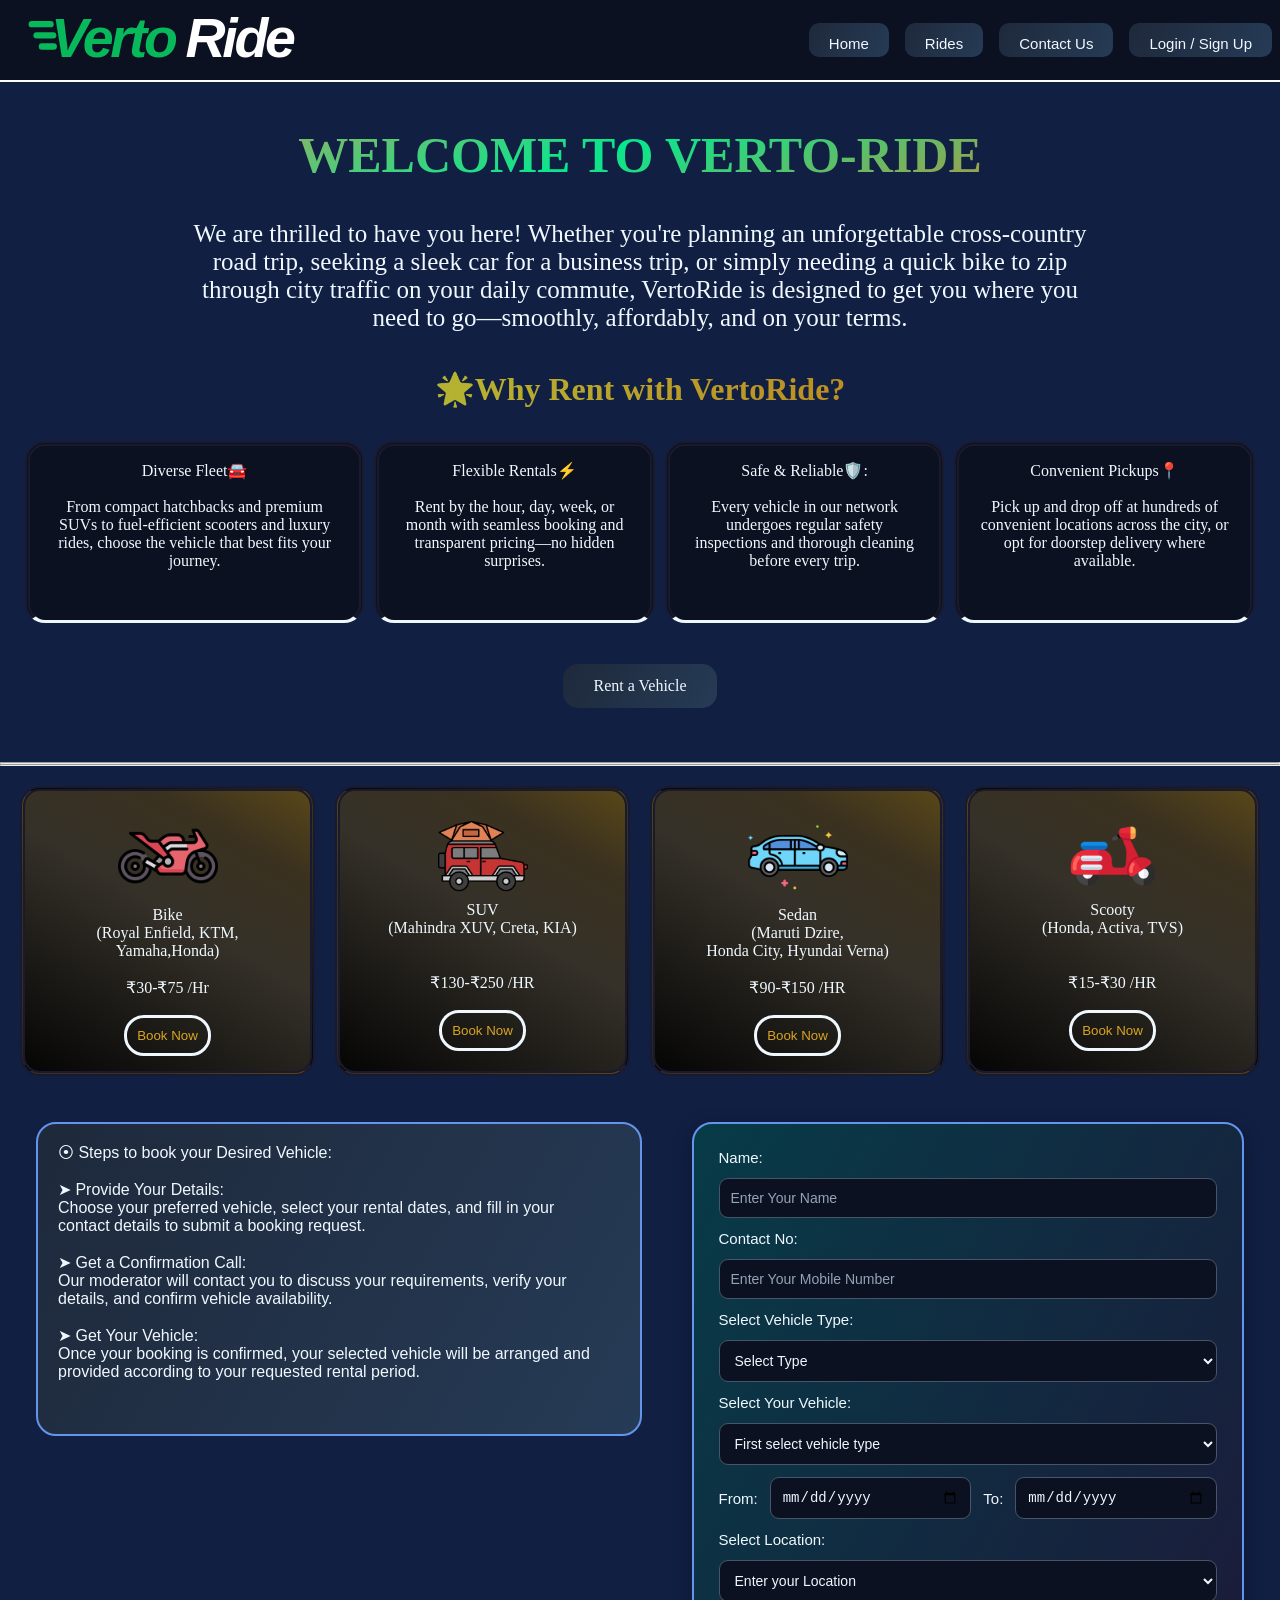
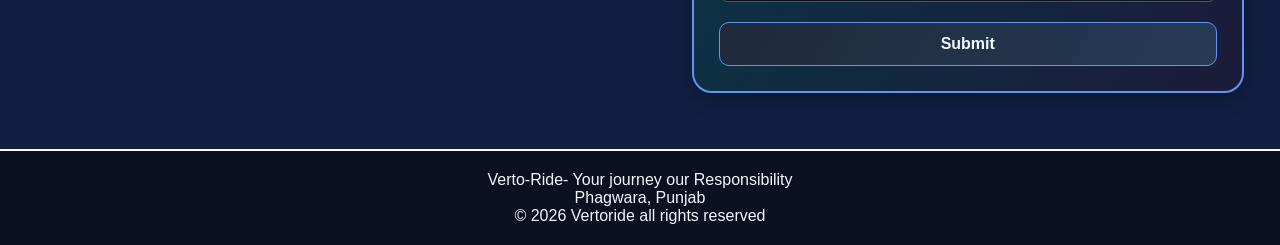
<file: index.html>
<!DOCTYPE html>
<html lang="en">
<head>
    <meta charset="UTF-8">
    <meta name="viewport" content="width=device-width, initial-scale=1.0">
    <link rel="icon" type="image/jpg" href="385084.png">
    <link rel="stylesheet" href="style.css">
    <title>VERTORIDE-VEHICLE RENTING</title>
</head>
<body>  
    <header>
        <div id="panel">
            <div id="logo"><img src="vertoride_wordmark.svg" alt="logo" height="80px" width="350px"></div>
            <div class="parent">
                <div id="home" class="child"><a href="index.html">Home</a></div>
                <div id="rides" class="child"><a href="#Services">Rides</a></div>
                <div id="contactus" class="child"><a href="contact.html">Contact Us</a></div>
                <div id="login" class="child"><a href="login.html" id="loginlink">Login / Sign Up</a></div>
            </div>
        </div>
    </header>
    <br><br>
    <main>
        <br><br><br><br><br>
        <div id="greet">
            <p id="greetp">Welcome to Verto-Ride</p><br><br>
            <p id="greetc">
                We are thrilled to have you here! Whether you're planning an unforgettable cross-country<br> road trip, seeking a sleek car for a business trip, or simply needing a quick bike to zip through city traffic on your daily commute, VertoRide is designed to get you where you need to go—smoothly, affordably, and on your terms. <br><br>
            </p>
        </div>
        <H1>🌟Why Rent with VertoRide?</H1><br>
        <div id="Whyp">
            <div class="whyc" id="fleet"> Diverse Fleet🚘<br><br> From compact hatchbacks and premium SUVs to fuel-efficient scooters and luxury rides, choose the vehicle that best fits your journey.<br></div>
            <div class="whyc" id="rental">Flexible Rentals⚡<br><br> Rent by the hour, day, week, or month with seamless booking and transparent pricing—no hidden surprises.</div>
            <div class="whyc" id="safe">Safe & Reliable🛡️:<br><br> Every vehicle in our network undergoes regular safety inspections and thorough cleaning before every trip.</div>
            <div class="whyc" id="pick">Convenient Pickups📍<br><br> Pick up and drop off at hundreds of convenient locations across the city, or opt for doorstep delivery where available.</div>
        </div>
        <br><br>
        <a href="#booking" id="btn"> Rent a Vehicle </a>
        <br><br><br><hr><hr>
        <div id="Services">
            <div class="servicec" id="bike">
                <img src="bycicle.png" alt="Bike" height="100px" width="100px">Bike<br>
                (Royal Enfield, KTM,<br> Yamaha,Honda)<br><br>₹30-₹75 /Hr<br><br><button class="btn1" data-type="bike">Book Now</button>
            </div>
            <div class="servicec" id="SUV"><img src="car.png" alt="SUV" height="90px" width="90px">SUV<br>(Mahindra XUV, Creta, KIA)<br><br><br>₹130-₹250 /HR<br><br><button class="btn1" data-type="suv">Book Now</button></div>
            <div class="servicec" id="Seddan"><img src="sedan.png" alt="Sedan" height="100px" width="100px">Sedan<br>(Maruti Dzire,<br> Honda City, Hyundai Verna)<br><br>₹90-₹150 /HR<br><br><button class="btn1" data-type="sedan">Book Now</button></div>
            <div class="servicec" id="Scooty"><img src="scooter.png" alt="Scooty" height="90px" width="90px" >Scooty<br>(Honda, Activa, TVS)<br><br><br>₹15-₹30 /HR<br><br><button class="btn1" data-type="scooty">Book Now</button></div>
        </div>
        <div id="booking">
            <p id="stepsp">
                    ⦿ Steps to book your Desired Vehicle:<br><br>
                    ➤ Provide Your Details:<br>

                    Choose your preferred vehicle, select your rental dates, and fill in your contact details to submit a booking request.<br><br>

                    ➤ Get a Confirmation Call: <br>

                    Our moderator will contact you to discuss your requirements, verify your details, and confirm vehicle availability. <br><br>

                    ➤ Get Your Vehicle: <br>

                    Once your booking is confirmed, your selected vehicle will be arranged and provided according to your requested rental period. <br> <br>
            </p>
            <div id="Form">
                <form id="bookingForm">
                    Name: <input type="text" placeholder="Enter Your Name" id="name" class="formc" required >
                    Contact No: <input type="tel" id="phone" name="phone" class="formc" placeholder="Enter Your Mobile Number" pattern="[6-9][0-9]{9}" maxlength="10"minlength="10"required>
                    <label for="vehicleType" class="formc">Select Vehicle Type:</label>

                        <select id="vehicleType" class="formc" required>
                            <option value="" disabled selected>Select Type</option>
                            <option value="sedan">Sedan</option>
                            <option value="suv">SUV</option>
                            <option value="bike">Bike</option>
                            <option value="scooty">Scooty</option>
                        </select>

                    <label for="vehicleName" class="formc">Select Your Vehicle:</label>
                        <select id="vehicleName" class="formc" required>
                            <option value="">First select vehicle type</option>
                        </select>
                    <div id="" class="formc">
                        From: <input type="date"  id="datei" class="datec" required>
                        To:   <input type="date"  id="datef" class="datec" required>
                    </div>
                    <label for="Location" class="formc">Select Location: </label>
                    <select name="formc" id="locationselect" required>
                        <option value="" disabled selected>Enter your Location</option>
                        <option value="Abohar">Abohar</option>
                        <option value="Amritsar">Amritsar</option>
                        <option value="Anandpur Sahib">Anandpur Sahib</option>
                        <option value="Barnala">Barnala</option>
                        <option value="Bathinda">Bathinda</option>
                        <option value="Batala">Batala</option>
                        <option value="Dera Bassi">Dera Bassi</option>
                        <option value="Faridkot">Faridkot</option>
                        <option value="Fatehgarh Sahib">Fatehgarh Sahib</option>
                        <option value="Ferozepur">Ferozepur</option>
                        <option value="Gurdaspur">Gurdaspur</option>
                        <option value="Hoshiarpur">Hoshiarpur</option>
                        <option value="Jalandhar">Jalandhar</option>
                        <option value="Kartarpur">Kartarpur</option>
                        <option value="Kapurthala">Kapurthala</option>
                        <option value="Khanna">Khanna</option>
                        <option value="Ludhiana">Ludhiana</option>
                        <option value="Malerkotla">Malerkotla</option>
                        <option value="Moga">Moga</option>
                        <option value="Mohali">Mohali</option>
                        <option value="Muktsar">Muktsar</option>
                        <option value="Nakodar">Nakodar</option>
                        <option value="Pathankot">Pathankot</option>
                        <option value="Patiala">Patiala</option>
                        <option value="Phagwara">Phagwara</option>
                        <option value="Rajpura">Rajpura</option>
                        <option value="Rupnagar">Rupnagar</option>
                        <option value="Sangrur">Sangrur</option>
                        <option value="Zirakpur">Zirakpur</option>
                    </select>
                    <div id="pricebox" class="hidden">
                        <p>Rate: <span id="pricerate"></span> per hour</p>
                        <p>Rent period: <span id="pricedays"></span></p>
                        <p class="pricetotal">Total Cost: <span id="pricetotal"></span></p>
                    </div>

                    <a href="login.html" id="signinbtn" class="formbtn">Submit</a>
                    <button type="submit" id="submitbtn" class="hidden">Submit</button>
                 </form>

            </div>

        </div>
    </main>
    <footer>
        <div class="footer">
            Verto-Ride-
            Your journey our Responsibility <br>
            Phagwara, Punjab<br>
            © 2026 Vertoride all rights reserved
        </div>
    </footer>

    <div id="thankbox" class="overlay hidden">
        <div class="thankcard">
            <p class="thankhead">Thank you, <span id="thankname"></span>! 🎉</p>
            <p class="thanktext">Your selected vehicle:</p>
            <p class="thankvehicle"><span id="thanktype"></span> - <span id="thankmodel"></span></p>
            <p class="thanktext">Total rent: <span id="thankprice"></span></p>
            <p class="thanktext">Our moderators will reach you on <span id="thankphone"></span> as soon as possible.</p>
            <button id="thankclose" class="thankbtn">Close</button>
        </div>
    </div>

    <script src="common.js"></script>
    <script src="index.js"></script>
</body>
</html>
</file>
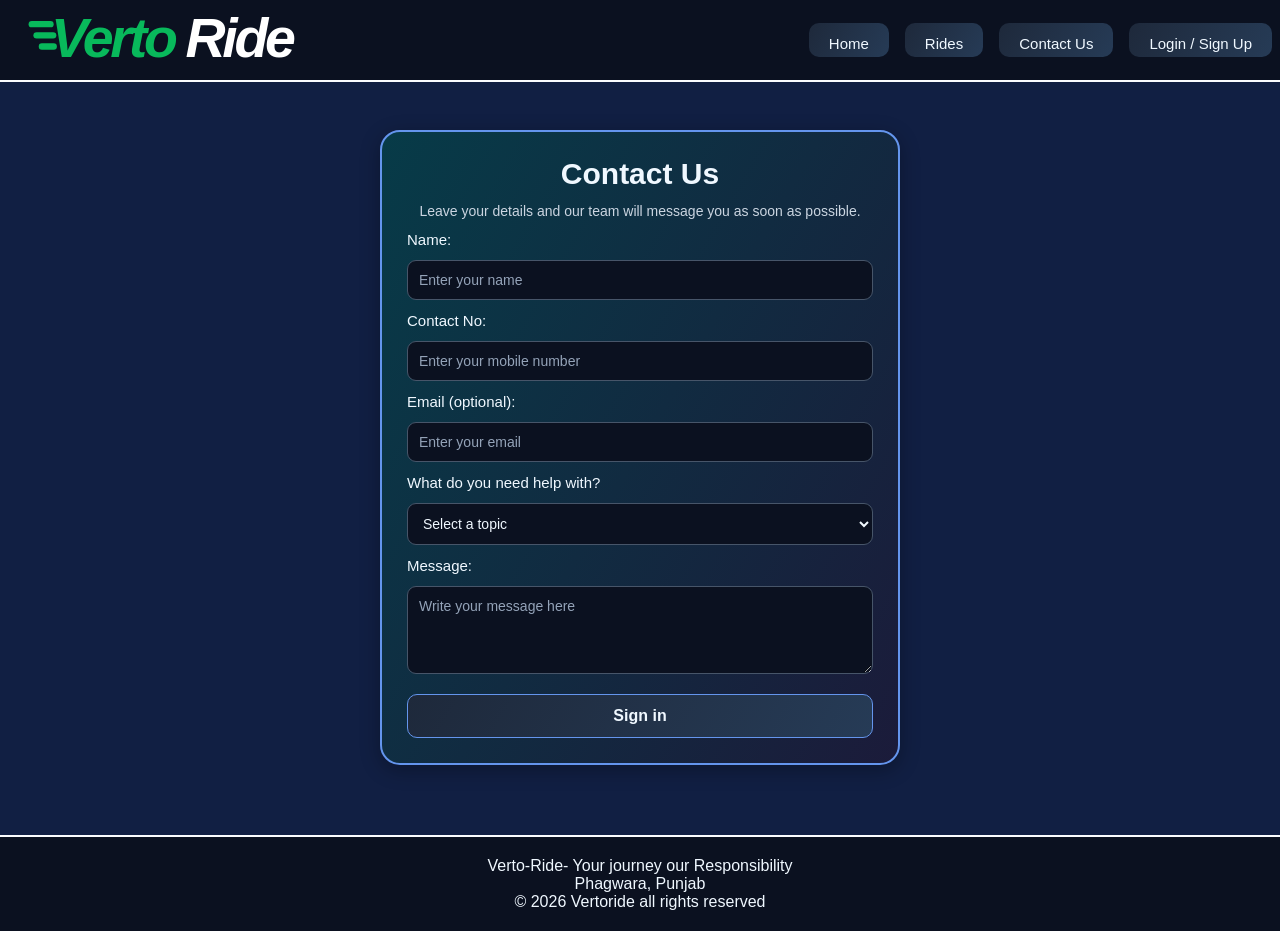
<file: contact.html>
<!DOCTYPE html>
<html lang="en">
<head>
    <meta charset="UTF-8">
    <meta name="viewport" content="width=device-width, initial-scale=1.0">
    <link rel="icon" type="image/jpg" href="ChatGPT Image Oct 30, 2026, 11_33_49 PM.png">
    <link rel="stylesheet" href="style.css">
    <title>Contact Us - VERTORIDE</title>
</head>
<body class="stickyfooter">
    <header>
        <div id="panel">
            <div id="logo"><img src="vertoride_wordmark.svg" alt="logo" height="80px" width="350px"></div>
            <div class="parent">
                <div id="home" class="child"><a href="index.html">Home</a></div>
                <div id="rides" class="child"><a href="index.html#Services">Rides</a></div>
                <div id="contactus" class="child"><a href="contact.html">Contact Us</a></div>
                <div id="login" class="child"><a href="login.html" id="loginlink">Login / Sign Up</a></div>
            </div>
        </div>
    </header>
    <main>
        <div class="formcard">
            <p class="formhead">Contact Us</p>
            <p class="formsub">Leave your details and our team will message you as soon as possible.</p>
            <form id="contactForm">
                <label for="cname">Name:</label>
                <input type="text" id="cname" placeholder="Enter your name" required>
                <label for="cphone">Contact No:</label>
                <input type="tel" id="cphone" placeholder="Enter your mobile number" pattern="[6-9][0-9]{9}" maxlength="10" minlength="10" required>
                <label for="cemail">Email (optional):</label>
                <input type="email" id="cemail" placeholder="Enter your email">
                <label for="ctopic">What do you need help with?</label>
                <select id="ctopic" required>
                    <option value="" disabled selected>Select a topic</option>
                    <option value="Booking help">Booking help</option>
                    <option value="Pricing">Pricing</option>
                    <option value="Complaint">Complaint</option>
                    <option value="Other">Other</option>
                </select>
                <label for="cmessage">Message:</label>
                <textarea id="cmessage" rows="4" placeholder="Write your message here" required></textarea>
                <a href="login.html" id="signinbtn" class="formsubmit">Sign in</a>
                <button type="submit" id="submitbtn" class="formsubmit hidden">Send Request</button>
            </form>
        </div>
    </main>
    <footer>
        <div class="footer">
            Verto-Ride-
            Your journey our Responsibility <br>
            Phagwara, Punjab<br>
            © 2026 Vertoride all rights reserved
        </div>
    </footer>
    <div id="thankbox" class="overlay hidden">
        <div class="thankcard">
            <p class="thankhead">Thank you, <span id="thankname"></span>! 🎉</p>
            <p class="thanktext">We got your request. Our team will message you on <span id="thankphone"></span> as soon as possible.</p>
            <button id="thankclose" class="thankbtn">Close</button>
        </div>
    </div>

    <script src="common.js"></script>
    <script src="contact.js"></script>
</body>
</html>
</file>
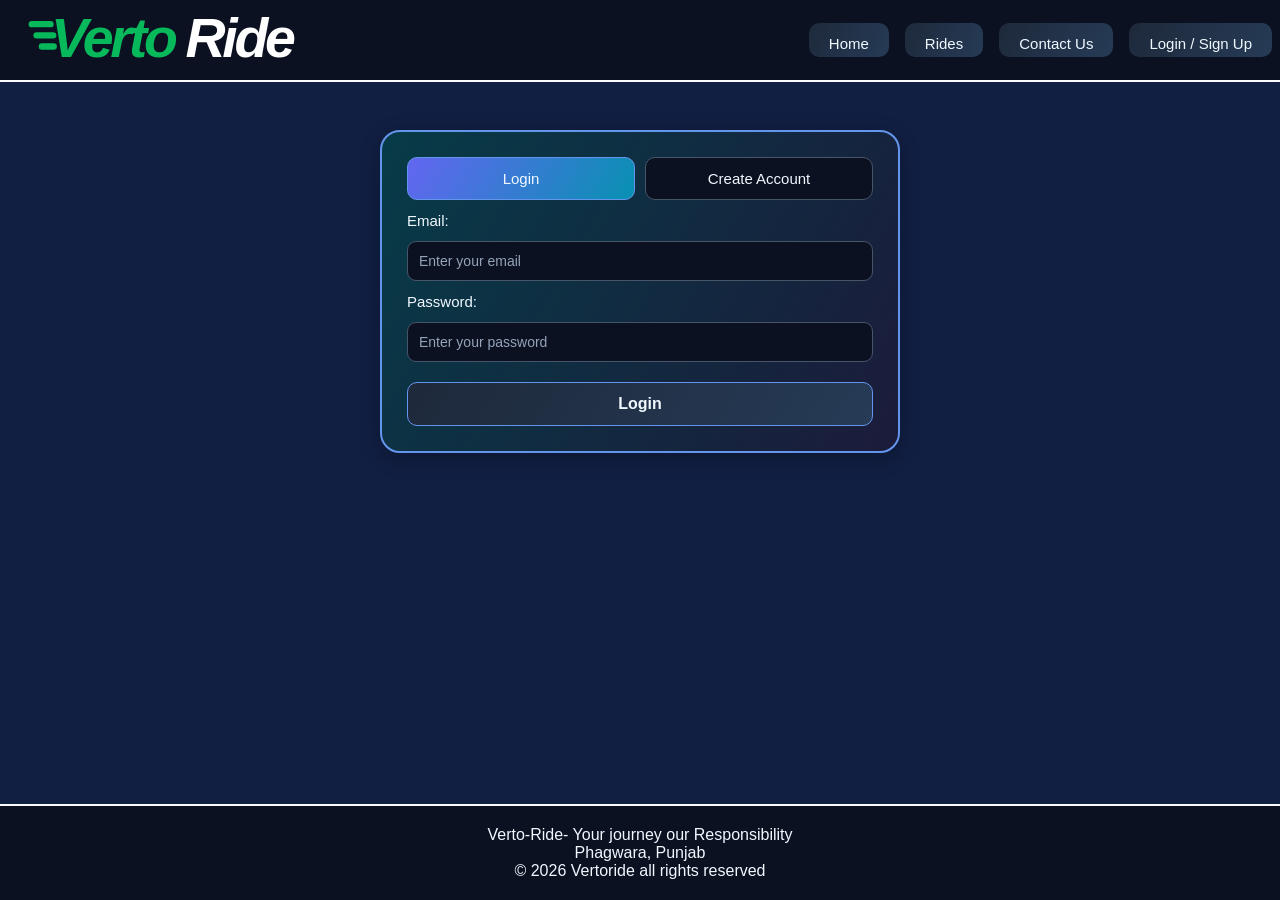
<file: login.html>
<!DOCTYPE html>
<html lang="en">
<head>
    <meta charset="UTF-8">
    <meta name="viewport" content="width=device-width, initial-scale=1.0">
    <link rel="icon" type="image/jpg" href="ChatGPT Image Oct 30, 2026, 11_33_49 PM.png">
    <link rel="stylesheet" href="style.css">
    <title>Login - VERTORIDE</title>
</head>
<body class="stickyfooter">
    <header>
        <div id="panel">
            <div id="logo"><img src="vertoride_wordmark.svg" alt="logo" height="80px" width="350px"></div>
            <div class="parent">
                <div id="home" class="child"><a href="index.html">Home</a></div>
                <div id="rides" class="child"><a href="index.html#Services">Rides</a></div>
                <div id="contactus" class="child"><a href="contact.html">Contact Us</a></div>
                <div id="login" class="child"><a href="login.html" id="loginlink">Login / Sign Up</a></div>
            </div>
        </div>
    </header>
    <main>
        <div class="formcard">
            <div class="tabs">
                <button type="button" id="logintab" class="tabbtn active">Login</button>
                <button type="button" id="signuptab" class="tabbtn">Create Account</button>
            </div>

            <p id="message" class="msg hidden"></p>
            <form id="loginForm">
                <label for="loginEmail">Email:</label>
                <input type="email" id="loginEmail" placeholder="Enter your email" required>
                <label for="loginPassword">Password:</label>
                <input type="password" id="loginPassword" placeholder="Enter your password" required>
                <button type="submit" class="formsubmit">Login</button>
            </form>
            <form id="signupForm" class="hidden">
                <label for="signupName">Full Name:</label>
                <input type="text" id="signupName" placeholder="Enter your name" required>
                <label for="signupEmail">Email:</label>
                <input type="email" id="signupEmail" placeholder="Enter your email" required>
                <label for="signupPassword">Password:</label>
                <input type="password" id="signupPassword" placeholder="At least 6 characters" required>
                <label for="signupConfirm">Confirm Password:</label>
                <input type="password" id="signupConfirm" placeholder="Type the password again" required>
                <button type="submit" class="formsubmit">Create Account</button>
            </form>
        </div>
    </main>
    <footer>
        <div class="footer">
            Verto-Ride-
            Your journey our Responsibility <br>
            Phagwara, Punjab<br>
            © 2026 Vertoride all rights reserved
        </div>
    </footer>

    <script src="common.js"></script>
    <script src="login.js"></script>
</body>
</html>
</file>
<file: style.css>
*{
    padding: 0;
    margin:0;
}

html { 
    scroll-behavior: smooth; scroll-padding-top: 90px; 
}

body{
    /* background: linear-gradient(135deg,#b5ece0 0%,#6cc9a9 22%,#4f7fb0 55%,#4a1d7a 80%,#2a0f3d 100%);
  background-attachment: fixed;
  background-repeat: no-repeat; */
  background-color: #111f43;
}

#front{
    background-image: linear-gradient(45deg, black, yellow, red);
}

#panel {
    background-color: #0B1120;
    display: flex;
    align-items: center;
    justify-content: space-between;
    height: 80px;
    width: 100%;
    border-bottom: 2px solid #fbfcff;
    position: fixed;
    top: 0;
    left: 0;
    z-index: 1000;
}

#logo{
    display: inline;
    margin-right:auto;
    margin-left:20px;
    position: sticky;
}
.parent{
    display:flex;
    align-items: center;
}
.child a{
    margin:8px;
    padding: 12px 20px;
    background: linear-gradient(120deg, #1E293B, #263B56);
    padding-bottom: 5px;
    border-radius: 10px;
    text-decoration: none;
    color: aliceblue;
    gap: 0px;
    font-size:15px;
    font-weight:500;
    position: sticky;
    font-family:'Trebuchet MS', 'Lucida Sans Unicode', 'Lucida Grande', 'Lucida Sans', Arial, sans-serif;
    display:inline-block;
    transition: 0.3s;
}

.child a:hover{
    color:black;
    background: linear-gradient(120deg,#6366F1,#0891B2);
    color:aliceblue;
    transform: translateY(-3px);
}

#greet{
    margin-left:30px;
    margin-right:30px;
    display: inline-block;
}
#greetp {
    font-size: 50px;
    font-weight:600;
    text-align: center;
    text-transform: uppercase;
    background: linear-gradient(160deg ,#e2904c,#07e78d,#e27f2f,#d40845,#fc72ff);
    background-size: 200%;
    background-clip: text;
    -webkit-background-clip: text;
    -webkit-text-fill-color: transparent;
    animation: animate-gradient 5s linear infinite;
}

@keyframes animate-gradient {
    to {
        background-position: 200%;
    }
}

#greetc{
    color:aliceblue;
    font-size:25px;
    font-weight: 200;
    margin-left:150px ;
    margin-right:150px;
    text-align: center;

}

H1{
    text-align: center;
    margin: 10px;
    background-image: linear-gradient(60deg, #aedc41, #c46513);
    background-clip: text;
    -webkit-background-clip: text;
    -webkit-text-fill-color: transparent;
}

#Whyp{
    display:flex;
    margin: 0 20px 0 20px;
}

.whyc{
    display:inline-block;
    border: 5px double rgb(26, 26, 46);
    border-bottom:3px solid aliceblue;
    padding:15px 20px 50px 20px;
    background-color: #0B1120;
    /* background-image:linear-gradient(30deg,#050505 0%,#353129 55%,#3a311f 80%,#594719 100%); */
    margin:5px;
    text-align:center;
    color:aliceblue;
    font-family: 'Times New Roman', Times, serif;
    border-radius: 20px;
    font-weight:500;
    transition: 0.4s;

    
}

.whyc:hover{
    transform: translateY(-5px);
    
}

#rental:hover{
    background:
        radial-gradient(circle at bottom left,rgba(218, 165, 32, 0.5),transparent 30%),radial-gradient(circle at top right,rgba(220, 30, 90, 0.5),transparent 30%),rgb(26, 26, 46);
}

#fleet:hover{
     background:
        radial-gradient(circle at bottom left,
            rgba(218, 165, 32, 0.5),
            transparent 30%),
        radial-gradient(circle at top right,
            rgba(220, 30, 90, 0.5),
            transparent 30%),
        rgb(26, 26, 46);

}

#safe:hover{
     background:
        radial-gradient(circle at bottom left,
            rgba(218, 165, 32, 0.5),
            transparent 30%),
        radial-gradient(circle at top right,
            rgba(220, 30, 90, 0.5),
            transparent 30%),
        rgb(26, 26, 46);

}

#pick:hover{
     background:radial-gradient(circle at bottom left,rgba(218, 165, 32, 0.5),transparent 35%),
                radial-gradient(circle at top right,rgba(220, 30, 90, 0.5),transparent 35%),
            rgb(26, 26, 46);

}

#btn {
    margin: 0 auto;
    padding: 13px 30px;
    font-size: 16px;
    font-weight:400;
    text-decoration: none;
    background: linear-gradient(120deg, #1E293B, #263B56);
    font-family: 'Times New Roman', Times, serif;
    color: aliceblue;
    border-radius: 15px;
    display: table;
    transition: transform 0.5s;
}


#btn:hover {
    transform: translateY(-3px)scale(1.04);
    color: gold;
    background: linear-gradient(120deg,#6366F1,#0891B2);
}

#Services {
    display: flex;
    justify-content: center;
    gap: 20px;
    margin: 20px;
}

.servicec {
    height:auto;
    width: 300px;
    padding: 15px;
    display: flex;
    flex-direction: column;
    align-items: center;
    justify-content: center;
    border: 5px double rgb(26, 26, 46);
    border-radius: 20px;
    background-image: linear-gradient(30deg,#050505 0%,#353129 55%,#3a311f 80%,#594719 100%);
    color: aliceblue;
    text-align: center;
    font-family: 'Times New Roman', Times, serif;
    font-weight:200;
}

.servicec:hover{
    background:radial-gradient(circle at bottom left,rgba(218, 165, 32, 0.5),transparent 35%),
    radial-gradient(circle at top right,rgba(220, 30, 90, 0.5),transparent 35%),
    rgb(26, 26, 46);
    transform: scale(1.04);
}

.btn1{
    padding:10px;
    background-color: transparent;
    color:goldenrod;
    border: 3px solid aliceblue;
    border-radius: 20px;
    transition: transform 0.5s;
    cursor: pointer;
}

.btn1:hover{
    background-color: goldenrod;
    color:#0B1120;
    transform: scale(1.04);
}

#booking{
    display:flex;
    margin: 10px 10px 0px 10px;
    padding:6px;
    gap:10px;
}

#stepsp{
    display: inline-block;
    color:aliceblue;
    margin:20px;
    padding:20px;
    padding-right: 30px;
    background:linear-gradient(120deg, #1E293B, #263B56);
    width: 45%;
    height:270px;
    font-family: 'Trebuchet MS', 'Lucida Sans Unicode', 'Lucida Grande', 'Lucida Sans', Arial, sans-serif;
    border-radius: 20px;
    border:2px solid cornflowerblue;
}

#Form{
    display: flex;
    flex-direction: column;
    color:aliceblue;
    margin:20px;
    padding:20px;
    padding-right: 30px;
    background: linear-gradient(120deg,#073b48,#1b1b3a);
    width: 45%;
    height:auto;
    font-family: 'Trebuchet MS', 'Lucida Sans Unicode', 'Lucida Grande', 'Lucida Sans', Arial, sans-serif;
    border-radius: 20px;
    border:2px solid cornflowerblue;
}

#Form {
    display: flex;
    flex-direction: column;
    color: aliceblue;
    margin: 20px;
    padding: 25px;
    background: linear-gradient(120deg, #073b48, #1b1b3a);
    width: 45%;
    min-height: 400px;
    box-sizing: border-box;
    font-family: 'Trebuchet MS', sans-serif;
    border-radius: 20px;
    border: 2px solid cornflowerblue;
    box-shadow: 0 5px 20px rgba(0, 0, 0, 0.3);
}

#Form form {
    display: flex;
    flex-direction: column;
    gap: 12px;
}

#Form label,
#Form form {
    font-size: 15px;
}

#Form input,
#Form select {
    width: 100%;
    padding: 11px;
    box-sizing: border-box;
    background-color: #0B1120;
    color: aliceblue;
    border: 1px solid #475569;
    border-radius: 9px;
    outline: none;
    font-size: 14px;
    transition: 0.3s;
}

#Form input:focus,
#Form select:focus {
    border-color: cornflowerblue;
    box-shadow: 0 0 8px rgba(100, 149, 237, 0.4);
}

#Form input::placeholder {
    color: #94a3b8;
}

#Form .formc {
    display: flex;
    align-items: center;
    gap: 12px;
}

#Form .datec {
    flex: 1;
    min-width: 0;
}

#Form button {
    padding: 12px;
    margin-top: 8px;
    background: linear-gradient(120deg, #1E293B, #263B56);
    color: aliceblue;
    border: 1px solid cornflowerblue;
    border-radius: 10px;
    font-size: 16px;
    font-weight: 600;
    cursor: pointer;
    transition: 0.3s;
}

#Form button:hover {
    background: linear-gradient(120deg, #6366F1, #0891B2);
    transform: translateY(-3px);
    box-shadow: 0 5px 15px rgba(8, 145, 178, 0.3);
}

#Form button:active {
    transform: scale(0.98);
}

@media (max-width: 900px) {
    #booking {
        flex-direction: column;
    }

    #Form,
    #stepsp {
        width: 100%;
        margin: 10px 0;
    }
}

@media (max-width: 500px) {
    #Form {
        padding: 15px;
    }

    #Form .formc {
        flex-direction: column;
        align-items: stretch;
    }
}

.hidden {
    display: none !important;
}

.footer {
    color: aliceblue;
    text-align: center;
    padding: 20px;
    margin-top: 30px;
    font-family: 'Trebuchet MS', sans-serif;
    border-top: 2px solid #fbfcff;
    background-color: #0B1120;
}
#Form a.formbtn {
    padding: 12px;
    margin-top: 8px;
    background: linear-gradient(120deg, #1E293B, #263B56);
    color: aliceblue;
    border: 1px solid cornflowerblue;
    border-radius: 10px;
    font-size: 16px;
    font-weight: 600;
    text-align: center;
    text-decoration: none;
    cursor: pointer;
    transition: 0.3s;
}

#Form a.formbtn:hover {
    background: linear-gradient(120deg, #6366F1, #0891B2);
    transform: translateY(-3px);
    box-shadow: 0 5px 15px rgba(8, 145, 178, 0.3);
}
.formcard {
    display: flex;
    flex-direction: column;
    gap: 12px;
    width: 45%;
    max-width: 520px;
    margin: 130px auto 40px auto;
    padding: 25px;
    box-sizing: border-box;
    color: aliceblue;
    background: linear-gradient(120deg, #073b48, #1b1b3a);
    border: 2px solid cornflowerblue;
    border-radius: 20px;
    box-shadow: 0 5px 20px rgba(0, 0, 0, 0.3);
    font-family: 'Trebuchet MS', sans-serif;
}

.formcard form {
    display: flex;
    flex-direction: column;
    gap: 12px;
    font-size: 15px;
}

.formcard input,
.formcard select,
.formcard textarea {
    width: 100%;
    padding: 11px;
    box-sizing: border-box;
    background-color: #0B1120;
    color: aliceblue;
    border: 1px solid #475569;
    border-radius: 9px;
    outline: none;
    font-size: 14px;
    font-family: 'Trebuchet MS', sans-serif;
    transition: 0.3s;
}

.formcard textarea {
    resize: vertical;
}

.formcard input:focus,
.formcard select:focus,
.formcard textarea:focus {
    border-color: cornflowerblue;
    box-shadow: 0 0 8px rgba(100, 149, 237, 0.4);
}

.formcard input::placeholder,
.formcard textarea::placeholder {
    color: #94a3b8;
}

.formhead {
    font-size: 30px;
    font-weight: 600;
    text-align: center;
}

.formsub {
    text-align: center;
    color: #cbd5e1;
    font-size: 14px;
}

.formsubmit {
    padding: 12px;
    margin-top: 8px;
    background: linear-gradient(120deg, #1E293B, #263B56);
    color: aliceblue;
    border: 1px solid cornflowerblue;
    border-radius: 10px;
    font-size: 16px;
    font-weight: 600;
    cursor: pointer;
    transition: 0.3s;
}

.formsubmit:hover {
    background: linear-gradient(120deg, #6366F1, #0891B2);
    transform: translateY(-3px);
}
.tabs {
    display: flex;
    gap: 10px;
}
.tabbtn {
    flex: 1;
    padding: 12px;
    background: #0B1120;
    color: aliceblue;
    border: 1px solid #475569;
    border-radius: 10px;
    font-size: 15px;
    cursor: pointer;
    transition: 0.3s;
}
.tabbtn.active {
    background: linear-gradient(120deg, #6366F1, #0891B2);
    border-color: cornflowerblue;
}
.msg {
    padding: 10px;
    border-radius: 9px;
    font-size: 14px;
    text-align: center;
}

.msg.error {
    background-color: rgba(220, 38, 38, 0.2);
    border: 1px solid #ef4444;
    color: #fecaca;
}

.msg.success {
    background-color: rgba(8, 185, 91, 0.2);
    border: 1px solid #08B95B;
    color: #bbf7d0;
}
.overlay {
    position: fixed;
    top: 0;
    left: 0;
    width: 100%;
    height: 100%;
    background-color: rgba(0, 0, 0, 0.7);
    display: flex;
    align-items: center;
    justify-content: center;
    z-index: 2000;
}
.thankcard {
    width: 90%;
    max-width: 420px;
    padding: 30px;
    text-align: center;
    color: aliceblue;
    background: linear-gradient(120deg, #073b48, #1b1b3a);
    border: 2px solid cornflowerblue;
    border-radius: 20px;
    box-shadow: 0 5px 25px rgba(0, 0, 0, 0.5);
    font-family: 'Trebuchet MS', sans-serif;
}
.thankhead {
    font-size: 26px;
    font-weight: 600;
    margin-bottom: 15px;
}
.thanktext {
    font-size: 15px;
    color: #cbd5e1;
    margin-bottom: 10px;
}
.thankvehicle {
    font-size: 20px;
    font-weight: 600;
    color: gold;
    margin-bottom: 15px;
}
.thankbtn {
    margin-top: 10px;
    padding: 10px 30px;
    background: linear-gradient(120deg, #1E293B, #263B56);
    color: aliceblue;
    border: 1px solid cornflowerblue;
    border-radius: 10px;
    font-size: 15px;
    cursor: pointer;
    transition: 0.3s;
}
.thankbtn:hover {
    background: linear-gradient(120deg, #6366F1, #0891B2);
}

@media (max-width: 900px) {
    .formcard {
        width: 90%;
    }
}
#pricebox {
    padding: 12px 15px;
    background-color: rgba(8, 185, 91, 0.12);
    border: 1px solid #08B95B;
    border-radius: 10px;
    font-size: 15px;
    line-height: 1.7;
}

#pricebox .pricetotal {
    font-size: 20px;
    font-weight: 600;
    color: gold;
}
a.formsubmit {
    text-align: center;
    text-decoration: none;
}
.popupbtns {
    display: flex;
    justify-content: center;
    gap: 15px;
    margin-top: 10px;
}

.cancelbtn {
    background: transparent;
}
body.stickyfooter {
    min-height: 100vh;
    display: flex;
    flex-direction: column;
}

body.stickyfooter main {
    flex: 1;
}
</file>
